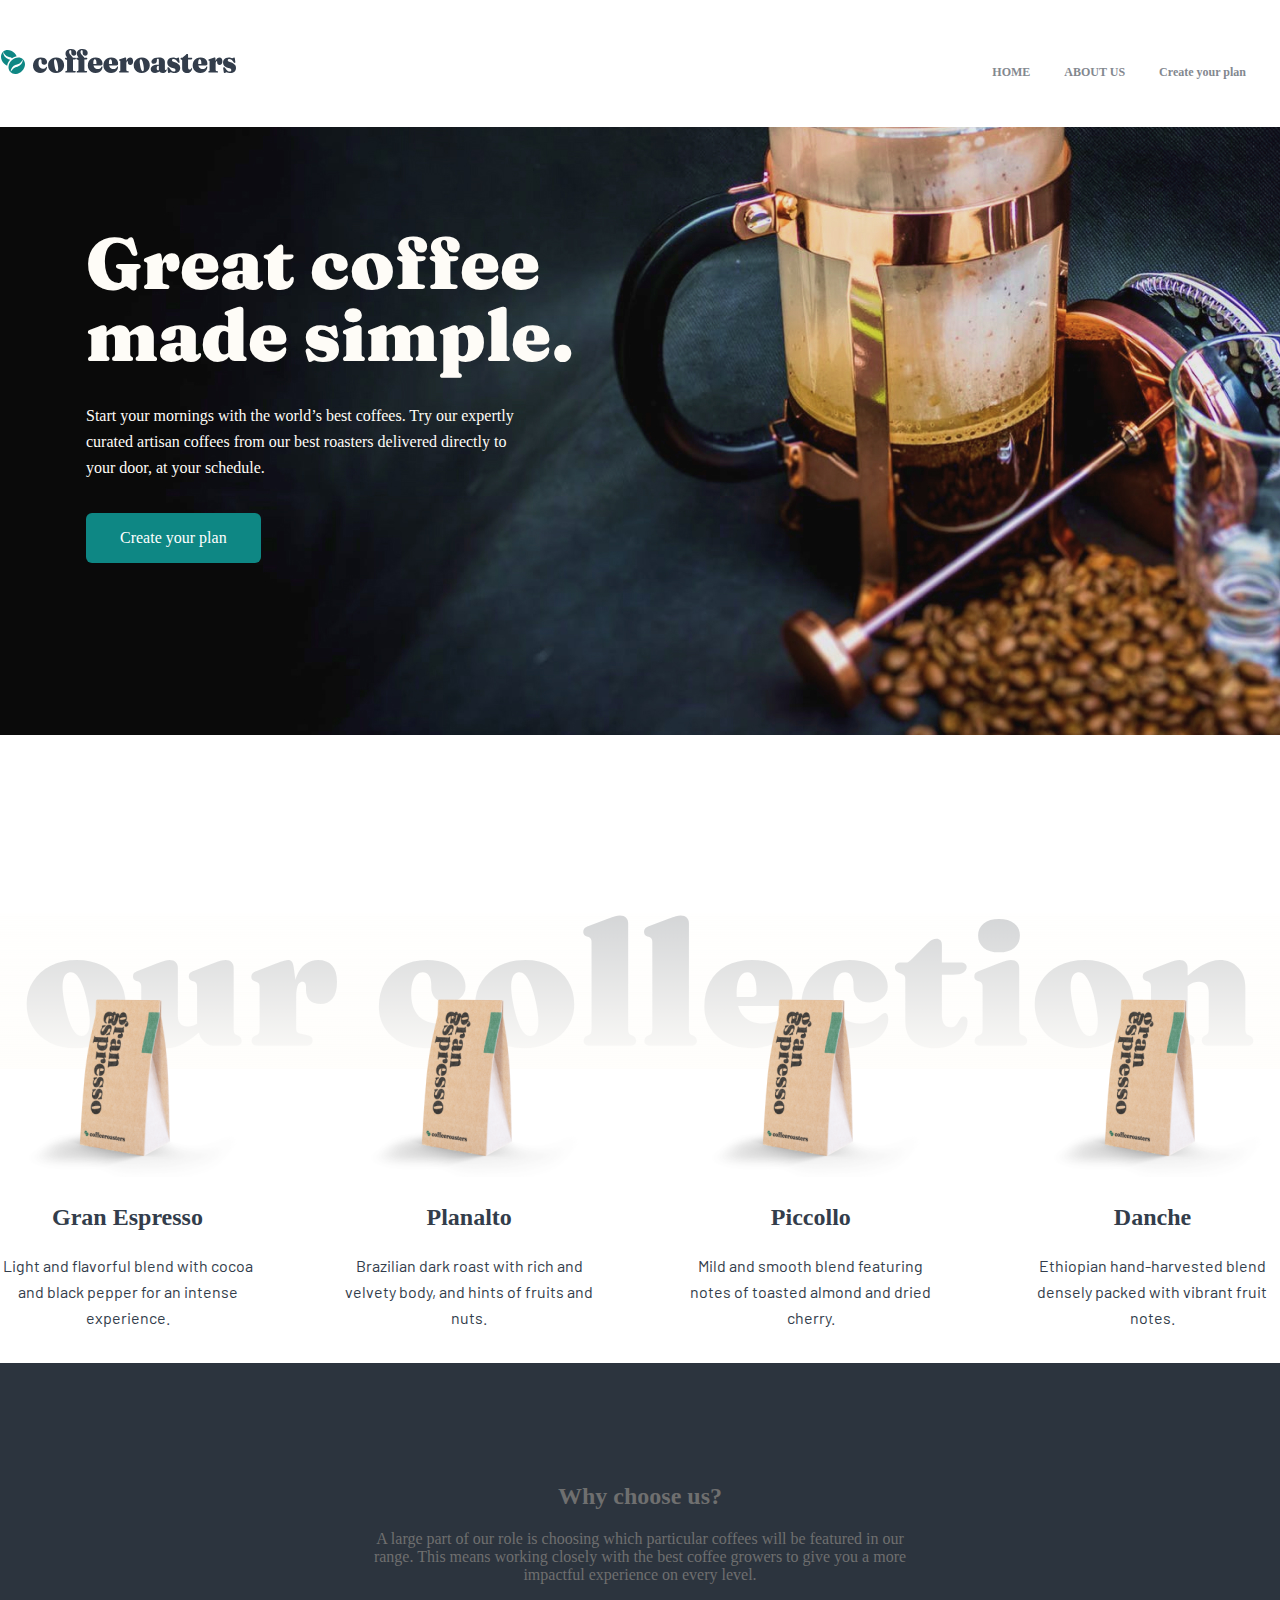
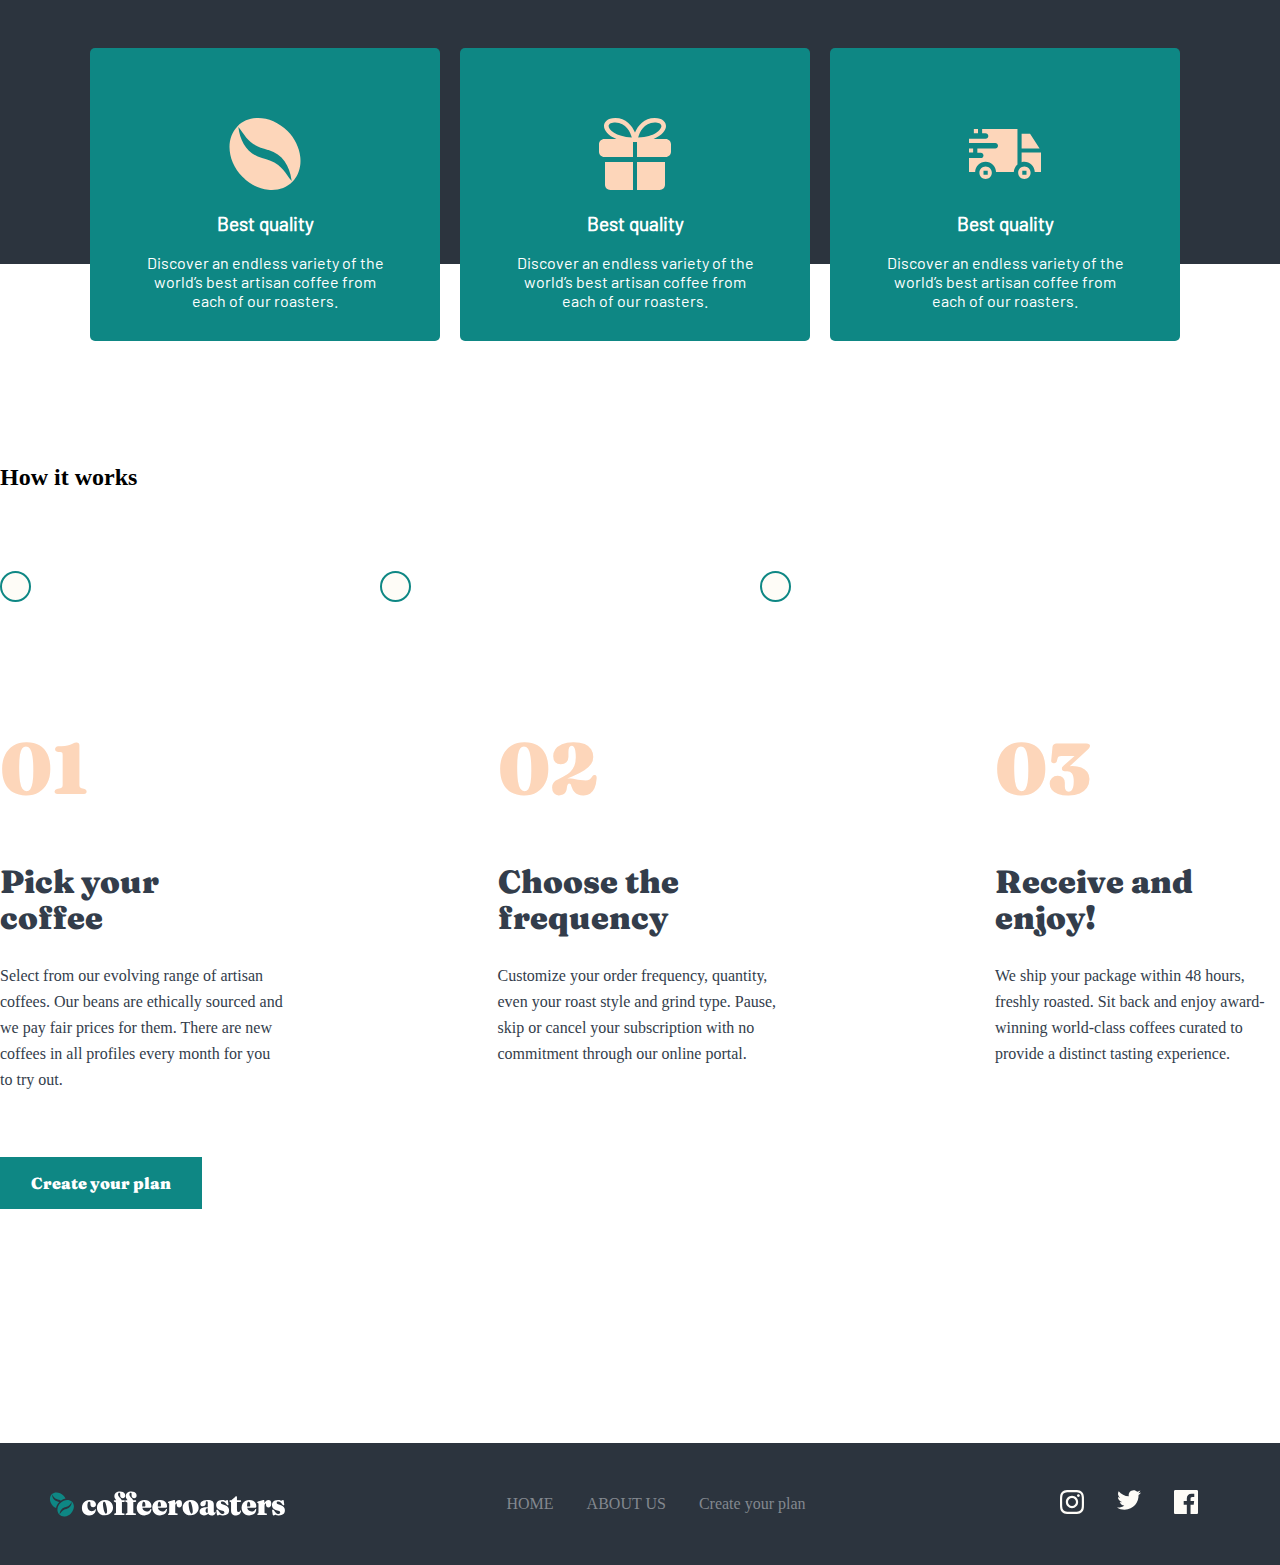
<file: index.html>
<!DOCTYPE html>
<html lang="en">
  <head>
    <meta charset="UTF-8" />
    <meta http-equiv="X-UA-Compatible" content="IE=edge" />
    <meta name="viewport" content="width=device-width, initial-scale=1.0" />
    <title>Document</title>
    <link rel="stylesheet" href="./css/main.css" />
  </head>
  <body>
    <header class="site-header">
      <div class="site-header__section container">
        <div class="site-header__nav-bar">
          <a href="#" class="site-header__link">
            <img class="site-header__nav-img" src="./img/Group5.svg" alt="" />
          </a>
        </div>
        <ul class="site-header__list">
          <li class="site-header__item">
            <a href="#" class="site-header__link"> HOME </a>
          </li>
          <li class="site-header__item">
            <a href="#" class="site-header__link"> ABOUT US </a>
          </li>
          <li class="site-header__item">
            <a href="#" class="site-header__link"> Create your plan</a>
          </li>
        </ul>
      </div>
    </header>

    <main class="site-main">
      <section class="site-main__section container">
        <div class="site-main__title">
          <h2 class="site-main__text">Great coffee made simple.</h2>
          <p class="site-main__txt">
            Start your mornings with the world’s best coffees. Try our expertly
            curated artisan coffees from our best roasters delivered directly to
            your door, at your schedule.
          </p>
          <a class="site-main__link" href="#">Create your plan</a>
        </div>
      </section>

      <section class="site-main-section container">
        <ul class="site-list">
          <li class="site-list__item">
            <img
              class="site-list__img"
              src="img/karopka.png"
              alt="img"
              width="255"
              height="193"
            />
            <h2 class="site-list__text">Gran Espresso</h2>
            <p class="site-list__txt">
              Light and flavorful blend with cocoa and black pepper for an
              intense experience.
            </p>
          </li>
          <li class="site-list__item">
            <img
              class="site-list__img"
              src="img/karopka.png"
              alt="img"
              width="255"
              height="193"
            />
            <h2 class="site-list__text">Planalto</h2>
            <p class="site-list__txt">
              Brazilian dark roast with rich and velvety body, and hints of
              fruits and nuts.
            </p>
          </li>
          <li class="site-list__item">
            <img
              class="site-list__img"
              src="img/karopka.png"
              alt="img"
              width="255"
              height="193"
            />
            <h2 class="site-list__text">Piccollo</h2>
            <p class="site-list__txt">
              Mild and smooth blend featuring notes of toasted almond and dried
              cherry.
            </p>
          </li>
          <li class="site-list__item">
            <img
              class="site-list__img"
              src="img/karopka.png"
              alt="img"
              width="255"
              height="193"
            />
            <h2 class="site-list__text">Danche</h2>
            <p class="site-list__txt">
              Ethiopian hand-harvested blend densely packed with vibrant fruit
              notes.
            </p>
          </li>
        </ul>
      </section>

      <section class="site-main__abaut main-section container">
        <div class="main-section__conteiner">
          <div class="main-section__title-content title-content">
            <h2 class="title-content__title">Why choose us?</h2>
            <p class="main-desc">
              A large part of our role is choosing which particular coffees will
              be featured in our range. This means working closely with the best
              coffee growers to give you a more impactful experience on every
              level.
            </p>
          </div>
          <ul class="main-section__list">
            <li class="main-section__card main-card">
              <img
                class="main-card__img"
                src="./img/Shape.svg"
                alt=""
                width="72"
                height="72"
              />
              <h3 class="main-card__title">Best quality</h3>
              <p class="main-card__text">
                Discover an endless variety of the world’s best artisan coffee
                from each of our roasters.
              </p>
            </li>
            <li class="main-section__card main-card">
              <img
                class="main-card__img"
                src="./img/CombinedShape.svg"
                alt=""
                width="72"
                height="72"
              />
              <h3 class="main-card__title">Best quality</h3>
              <p class="main-card__text">
                Discover an endless variety of the world’s best artisan coffee
                from each of our roasters.
              </p>
            </li>
            <li class="main-section__card main-card">
              <img
                class="main-card__img"
                src="./img/CombinedShape2.svg"
                alt=""
                width="72"
                height="72"
              />
              <h3 class="main-card__title">Best quality</h3>
              <p class="main-card__text">
                Discover an endless variety of the world’s best artisan coffee
                from each of our roasters.
              </p>
            </li>
          </ul>
        </div>
      </section>

      <section class="main-section__main-tittle main-bottom container">
        <h2 class="main-bottom__list-text">How it works</h2>
        <ul class="main-bottom_list-item">
          <li class="main-bottom__item">
            <img class="main-bottom__dumolo" src="./img/dumolo.svg" alt="" />
          </li>
          <li class="main-bottom__item">
            <img class="main-bottom__dumolo" src="./img/dumolo.svg" alt="" />
          </li>
          <li class="main-bottom__item">
            <img class="main-bottom__dumolo" src="./img/dumolo.svg" alt="" />
          </li>
        </ul>

        <article class="site-main-article container">
          <ol class="site-main-article-list">
            <li class="site-main-article-list__item">
              <h2 class="site-main-article-list__iteam-head-1">01</h2>
              <h2 class="site-main-article-list__item-head">
                Pick your coffee
              </h2>
              <p class="site-main-article-list__item-page">
                Select from our evolving range of artisan coffees. Our beans are
                ethically sourced and we pay fair prices for them. There are new
                coffees in all profiles every month for you to try out.
              </p>
            </li>
            <li class="site-main-article-list__item">
              <h2 class="site-main-article-list__iteam-head-1">02</h2>
              <h2 class="site-main-article-list__item-head">
                Choose the frequency
              </h2>
              <p class="site-main-article-list__item-page">
                Customize your order frequency, quantity, even your roast style
                and grind type. Pause, skip or cancel your subscription with no
                commitment through our online portal.
              </p>
            </li>
            <li class="site-main-article-list__item">
              <h2 class="site-main-article-list__iteam-head-1">03</h2>
              <h2 class="site-main-article-list__item-head">
                Receive and enjoy!
              </h2>
              <p class="site-main-article-list__item-page">
                We ship your package within 48 hours, freshly roasted. Sit back
                and enjoy award-winning world-class coffees curated to provide a
                distinct tasting experience.
              </p>
            </li>
        </ol>
          <a class="card-link" href="#">Create your plan</a>
        </article>
      </section>
    </main>

    <footer class="site-footer">
        <div class="site-footer__section container">
            <div class="site-footer__nav-bar">
              <a href="#" class="site-footer__link">
                <img class="site-footer__nav-img" src="./img/siroj.svg" alt="" />
              </a>
            </div>
     <div class="site-footer__section2">
        <ul class="site-footer__list">
            <li class="site-footer__item">
              <a href="#" class="site-footer__link"> HOME </a>
            </li>
            <li class="site-footer__item">
              <a href="#" class="site-footer__link"> ABOUT US </a>
            </li>
            <li class="site-footer__item">
              <a href="#" class="site-footer__link"> Create your plan</a>
            </li>
          </ul>
     </div>
     <div class="site-footer__section-link">
         <ul class="site-footer__section-3">

         
<li class="site-footer__item"><a href="#" class="site-footer__item-link"><img src="./img/facebook.svg" alt="" class="site-footer__img"></a></li>
<li class="site-footer__item"><a href="#" class="site-footer__item-link"><img src="./img/twiter.svg" alt="" class="site-footer__img"></a></li>
<li class="site-footer__item"><a href="#" class="site-footer__item-link"><img src="./img/insta.svg" alt="" class="site-footer__img"></a></li>
</ul>
     </div>
          </div>
    </footer>
  </body>
</html>
</file>
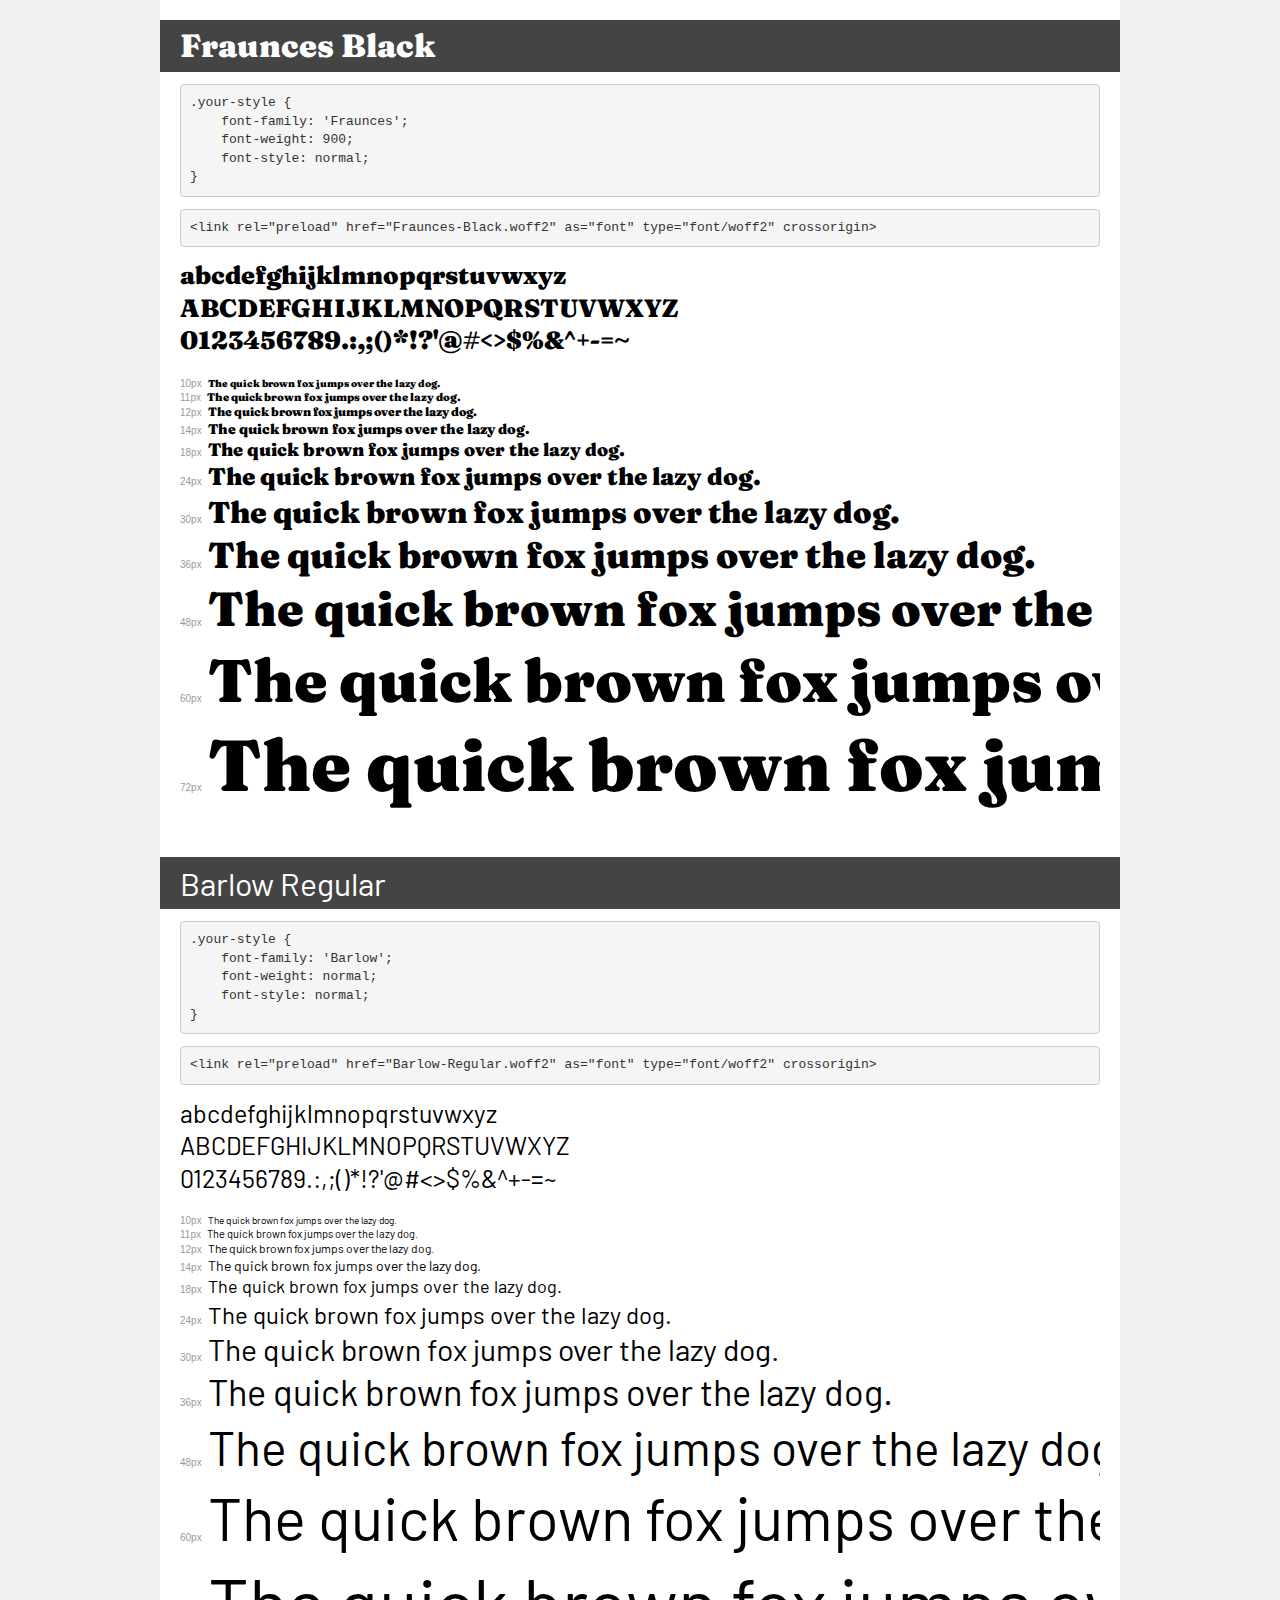
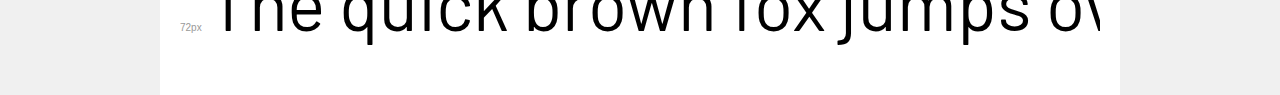
<file: fonts/demo.html>
<!DOCTYPE html>
<html lang="en">
<head>
    <meta charset="utf-8">
    <meta http-equiv="X-UA-Compatible" content="IE=edge">
    <meta name="viewport" content="width=device-width, initial-scale=1">
    <meta name="robots" content="noindex, noarchive">
    <meta name="format-detection" content="telephone=no">
    <title>Transfonter demo</title>
    <link href="stylesheet.css" rel="stylesheet">
    <style>
        /*
        http://meyerweb.com/eric/tools/css/reset/
        v2.0 | 20110126
        License: none (public domain)
        */
        html, body, div, span, applet, object, iframe,
        h1, h2, h3, h4, h5, h6, p, blockquote, pre,
        a, abbr, acronym, address, big, cite, code,
        del, dfn, em, img, ins, kbd, q, s, samp,
        small, strike, strong, sub, sup, tt, var,
        b, u, i, center,
        dl, dt, dd, ol, ul, li,
        fieldset, form, label, legend,
        table, caption, tbody, tfoot, thead, tr, th, td,
        article, aside, canvas, details, embed,
        figure, figcaption, footer, header, hgroup,
        menu, nav, output, ruby, section, summary,
        time, mark, audio, video {
            margin: 0;
            padding: 0;
            border: 0;
            font-size: 100%;
            font: inherit;
            vertical-align: baseline;
        }
        /* HTML5 display-role reset for older browsers */
        article, aside, details, figcaption, figure,
        footer, header, hgroup, menu, nav, section {
            display: block;
        }
        body {
            line-height: 1;
        }
        ol, ul {
            list-style: none;
        }
        blockquote, q {
            quotes: none;
        }
        blockquote:before, blockquote:after,
        q:before, q:after {
            content: '';
            content: none;
        }
        table {
            border-collapse: collapse;
            border-spacing: 0;
        }
        /* demo styles */
        body {
            background: #f0f0f0;
            color: #000;
        }
        .page {
            background: #fff;
            width: 920px;
            margin: 0 auto;
            padding: 20px 20px 0 20px;
            overflow: hidden;
        }
        .font-container {
            overflow-x: auto;
            overflow-y: hidden;
            margin-bottom: 40px;
            line-height: 1.3;
            white-space: nowrap;
            padding-bottom: 5px;
        }
        h1 {
            position: relative;
            background: #444;
            font-size: 32px;
            color: #fff;
            padding: 10px 20px;
            margin: 0 -20px 12px -20px;
        }
        .letters {
            font-size: 25px;
            margin-bottom: 20px;
        }
        .s10:before {
            content: '10px';
        }
        .s11:before {
            content: '11px';
        }
        .s12:before {
            content: '12px';
        }
        .s14:before {
            content: '14px';
        }
        .s18:before {
            content: '18px';
        }
        .s24:before {
            content: '24px';
        }
        .s30:before {
            content: '30px';
        }
        .s36:before {
            content: '36px';
        }
        .s48:before {
            content: '48px';
        }
        .s60:before {
            content: '60px';
        }
        .s72:before {
            content: '72px';
        }
        .s10:before, .s11:before, .s12:before, .s14:before,
        .s18:before, .s24:before, .s30:before, .s36:before,
        .s48:before, .s60:before, .s72:before {
            font-family: Arial, sans-serif;
            font-size: 10px;
            font-weight: normal;
            font-style: normal;
            color: #999;
            padding-right: 6px;
        }
        pre {
            display: block;
            padding: 9px;
            margin: 0 0 12px;
            font-family: Monaco, Menlo, Consolas, "Courier New", monospace;
            font-size: 13px;
            line-height: 1.428571429;
            color: #333;
            font-weight: normal;
            font-style: normal;
            background-color: #f5f5f5;
            border: 1px solid #ccc;
            overflow-x: auto;
            border-radius: 4px;
        }
        /* responsive */
        @media (max-width: 959px) {
            .page {
                width: auto;
                margin: 0;
            }
        }
    </style>
</head>
<body>
<div class="page">
    <div class="demo">
        <h1 style="font-family: 'Fraunces'; font-weight: 900; font-style: normal;">Fraunces Black</h1>
        <pre title="Usage">.your-style {
    font-family: 'Fraunces';
    font-weight: 900;
    font-style: normal;
}</pre>
        <pre title="Preload (optional)">
&lt;link rel=&quot;preload&quot; href=&quot;Fraunces-Black.woff2&quot; as=&quot;font&quot; type=&quot;font/woff2&quot; crossorigin&gt;</pre>
        <div class="font-container" style="font-family: 'Fraunces'; font-weight: 900; font-style: normal;">
            <p class="letters">
                abcdefghijklmnopqrstuvwxyz<br>
ABCDEFGHIJKLMNOPQRSTUVWXYZ<br>
                0123456789.:,;()*!?'@#&lt;&gt;$%&^+-=~
            </p>
            <p class="s10" style="font-size: 10px;">The quick brown fox jumps over the lazy dog.</p>
            <p class="s11" style="font-size: 11px;">The quick brown fox jumps over the lazy dog.</p>
            <p class="s12" style="font-size: 12px;">The quick brown fox jumps over the lazy dog.</p>
            <p class="s14" style="font-size: 14px;">The quick brown fox jumps over the lazy dog.</p>
            <p class="s18" style="font-size: 18px;">The quick brown fox jumps over the lazy dog.</p>
            <p class="s24" style="font-size: 24px;">The quick brown fox jumps over the lazy dog.</p>
            <p class="s30" style="font-size: 30px;">The quick brown fox jumps over the lazy dog.</p>
            <p class="s36" style="font-size: 36px;">The quick brown fox jumps over the lazy dog.</p>
            <p class="s48" style="font-size: 48px;">The quick brown fox jumps over the lazy dog.</p>
            <p class="s60" style="font-size: 60px;">The quick brown fox jumps over the lazy dog.</p>
            <p class="s72" style="font-size: 72px;">The quick brown fox jumps over the lazy dog.</p>
        </div>
    </div>

    <div class="demo">
        <h1 style="font-family: 'Barlow'; font-weight: normal; font-style: normal;">Barlow Regular</h1>
        <pre title="Usage">.your-style {
    font-family: 'Barlow';
    font-weight: normal;
    font-style: normal;
}</pre>
        <pre title="Preload (optional)">
&lt;link rel=&quot;preload&quot; href=&quot;Barlow-Regular.woff2&quot; as=&quot;font&quot; type=&quot;font/woff2&quot; crossorigin&gt;</pre>
        <div class="font-container" style="font-family: 'Barlow'; font-weight: normal; font-style: normal;">
            <p class="letters">
                abcdefghijklmnopqrstuvwxyz<br>
ABCDEFGHIJKLMNOPQRSTUVWXYZ<br>
                0123456789.:,;()*!?'@#&lt;&gt;$%&^+-=~
            </p>
            <p class="s10" style="font-size: 10px;">The quick brown fox jumps over the lazy dog.</p>
            <p class="s11" style="font-size: 11px;">The quick brown fox jumps over the lazy dog.</p>
            <p class="s12" style="font-size: 12px;">The quick brown fox jumps over the lazy dog.</p>
            <p class="s14" style="font-size: 14px;">The quick brown fox jumps over the lazy dog.</p>
            <p class="s18" style="font-size: 18px;">The quick brown fox jumps over the lazy dog.</p>
            <p class="s24" style="font-size: 24px;">The quick brown fox jumps over the lazy dog.</p>
            <p class="s30" style="font-size: 30px;">The quick brown fox jumps over the lazy dog.</p>
            <p class="s36" style="font-size: 36px;">The quick brown fox jumps over the lazy dog.</p>
            <p class="s48" style="font-size: 48px;">The quick brown fox jumps over the lazy dog.</p>
            <p class="s60" style="font-size: 60px;">The quick brown fox jumps over the lazy dog.</p>
            <p class="s72" style="font-size: 72px;">The quick brown fox jumps over the lazy dog.</p>
        </div>
    </div>

</div>
</body>
</html>
</file>
<file: css/main.css>
@font-face {
  font-family: "Fraunces";
  src: url("../fonts/Fraunces-Black.woff2") format("woff2"),
    url("../fonts/Fraunces-Black.woff") format("woff");
  font-weight: 900;
  font-style: normal;
  font-display: swap;
}

@font-face {
  font-family: "Barlow";
  src: url("../fonts/Barlow-Regular.woff2") format("woff2"),
    url("../fonts/Barlow-Regular.woff") format("woff");
  font-weight: normal;
  font-style: normal;
  font-display: swap;
}

html {
  box-sizing: border-box;
}

body {
  margin: 0;
}

* {
  box-sizing: inherit;
}

img {
  max-width: 100%;
}

.site-header {
  padding-top: 48px;
  padding-bottom: 34px;
}
.container {
  width: 1280px;
  margin-right: auto;
  margin-left: auto;
}

.site-header__section {
  display: flex;
  justify-content: space-between;
  align-items: center;
}
.site-header__nav-img {
  display: block;
}

.site-header__list {
  vertical-align: middle;
  margin: 0;
  padding: 0;
  list-style: none;
  display: flex;
}
.site-header__link {
  font-style: normal;
  font-weight: 700;
  font-size: 12px;
  line-height: 15px;
  color: #83888f;
  text-decoration: none;
  margin-right: 34px;
}

/* main list */

.site-main__section {
    
  background-image: url(../img/ssz.jpg);
  background-repeat: no-repeat;
}
.site-main__title {
  padding-top: 100px;
  padding-left: 86px;
  padding-bottom: 200px;
}
.site-main__text {
  margin: 0;
  padding: 0;
  width: 493px;
  font-family: "Fraunces", serif;
  font-style: normal;
  font-weight: 900;
  font-size: 72px;
  line-height: 72px;
  color: #fefcf7;
  margin-bottom: 32px;
}

.site-main__txt {
  margin-top: 32px;
  margin: 0;
  padding: 0;
  width: 445px;
  color: #fefcf7;
  font-style: normal;
  font-weight: 400;
  font-size: 16px;
  line-height: 26px;
}

.site-main__link {
  margin-top: 32px;
  text-decoration: none;
  display: inline-block;
  padding: 16px 34px;
  background-color: #0e8784;
  border-radius: 6px;
  color: white;
}
/* section 2 */

.site-main-section {
  margin-top: 150px;
  padding-top: 55px;
  background-position: center top -70px;
  background-image: url(../img/bg-fond.svg);
  background-repeat: no-repeat;
  background-size: contain;
}
.site-list {
  padding-left: 0px;
  display: flex;
  justify-content: space-between;
  background-position: bottom;
}
.site-list__item {
  list-style: none;
  text-align: center;
}

.site-list__text {
  width: 255px;
  font-weight: 900;
  font-size: 24px;
  line-height: 32px;
  color: #333d4b;
}
.site-list__txt {
  font-family: "Barlow";
  width: 255px;
  font-weight: 400;
  line-height: 26px;
  color: #333d4b;
}

/* section 3 */
.site-main {
    margin-bottom: 200px;
}

.main-bottom {
  margin-top: 200px;
  margin-bottom: 250px;
  position: relative;
}
.main-section__conteiner {
  padding-top: 100px;
  padding-bottom: 200px;
  background-color: #2c343e;
  position: relative;
}
.main-section__title-content {
  width: 540px;
  margin: 0 auto;
  text-align: center;
  color: rgb(111, 111, 111);
  margin-bottom: 80px;
}

.main-section__list {
  margin: 0;
  padding: 0;

  font-family: "Barlow";
  position: absolute;
  top: 285px;
  left: 90px;
  display: flex;
  list-style: none;
  justify-content: space-between;
}
.main-card {
  width: 350px;
  padding: 70px 48px 15px 48px;
  background-color: #0e8784;
  text-align: center;
  color: #fff;
  border-radius: 5px;
}
.main-section__card {
  margin-right: 20px;
}

/* section 4 */
.main-section {
}
.main-section__list-text {
  font-family: "Fraunces", serif;
  font-style: normal;
  font-weight: 900;
  font-size: 24px;
  line-height: 32px;
  color: #83888f;
}

.main-bottom_list-item {
  margin: 0;
  padding: 0;
  margin-top: 80px;
  margin-bottom: 67px;
  list-style: none;
  display: flex;
}

.main-bottom__item {
  margin-right: 349px;
}

/* article */


.site-main-article {
    
}

.site-main-article__head {
    margin-top: 0px;
    margin-bottom: 178px;
    font-weight: 900;
    font-size: 24px;
    line-height: 32px;
    color: #83888f;
  
}
.site-main-article-list {
    margin-top: 0px;
    margin-bottom: 64px;
    padding-left: 0px;
    display: flex;
    justify-content: space-between;
    color: #333d4b;
}
.site-main-article-list__item {
    list-style: none;
    
   
}
.site-main-article-list__iteam-head-1 {
    font-family: "Fraunces", serif;
    font-weight: 900;
    font-size: 72px;
    line-height: 72px;
    color: #fdd6ba;
}
.site-main-article-list__item-head {
    font-family: "Fraunces", serif;
    width: 255px;
    font-weight: 900;
    font-size: 32px;
    line-height: 36px;
}
.site-main-article-list__item-page {
    
    width: 285px;
    font-weight: 400;
    line-height: 26px;
}

.card-link {
    padding: 16px 31px;
text-decoration: none;
font-family: "Fraunces", serif;
background-color: #0E8784;
color: white;
}


/* footer */

.site-footer {
   
    margin-top: 200px;
}

.site-footer__section {
    align-items: center;
    padding: 47px 49px;
    display: flex;
    justify-content: space-between;
    background-color: #2C343E;
}
.site-footer__list {
    margin: 0;
    padding: 0;
    display: flex;
    list-style: none;

}
.site-footer__nav-img {
    display: block;
}


.site-footer__section-3 {
    margin: 0;
    padding: 0;
    display: flex;
    list-style: none;
}
.site-footer__item {
    margin-right: 33px;
}

.site-footer__link {
    text-decoration: none;
    color: #83888F;
}
</file>
<file: fonts/stylesheet.css>
@font-face {
    font-family: 'Fraunces';
    src: url('Fraunces-Black.woff2') format('woff2'),
        url('Fraunces-Black.woff') format('woff');
    font-weight: 900;
    font-style: normal;
    font-display: swap;
}

@font-face {
    font-family: 'Barlow';
    src: url('Barlow-Regular.woff2') format('woff2'),
        url('Barlow-Regular.woff') format('woff');
    font-weight: normal;
    font-style: normal;
    font-display: swap;
}
</file>
